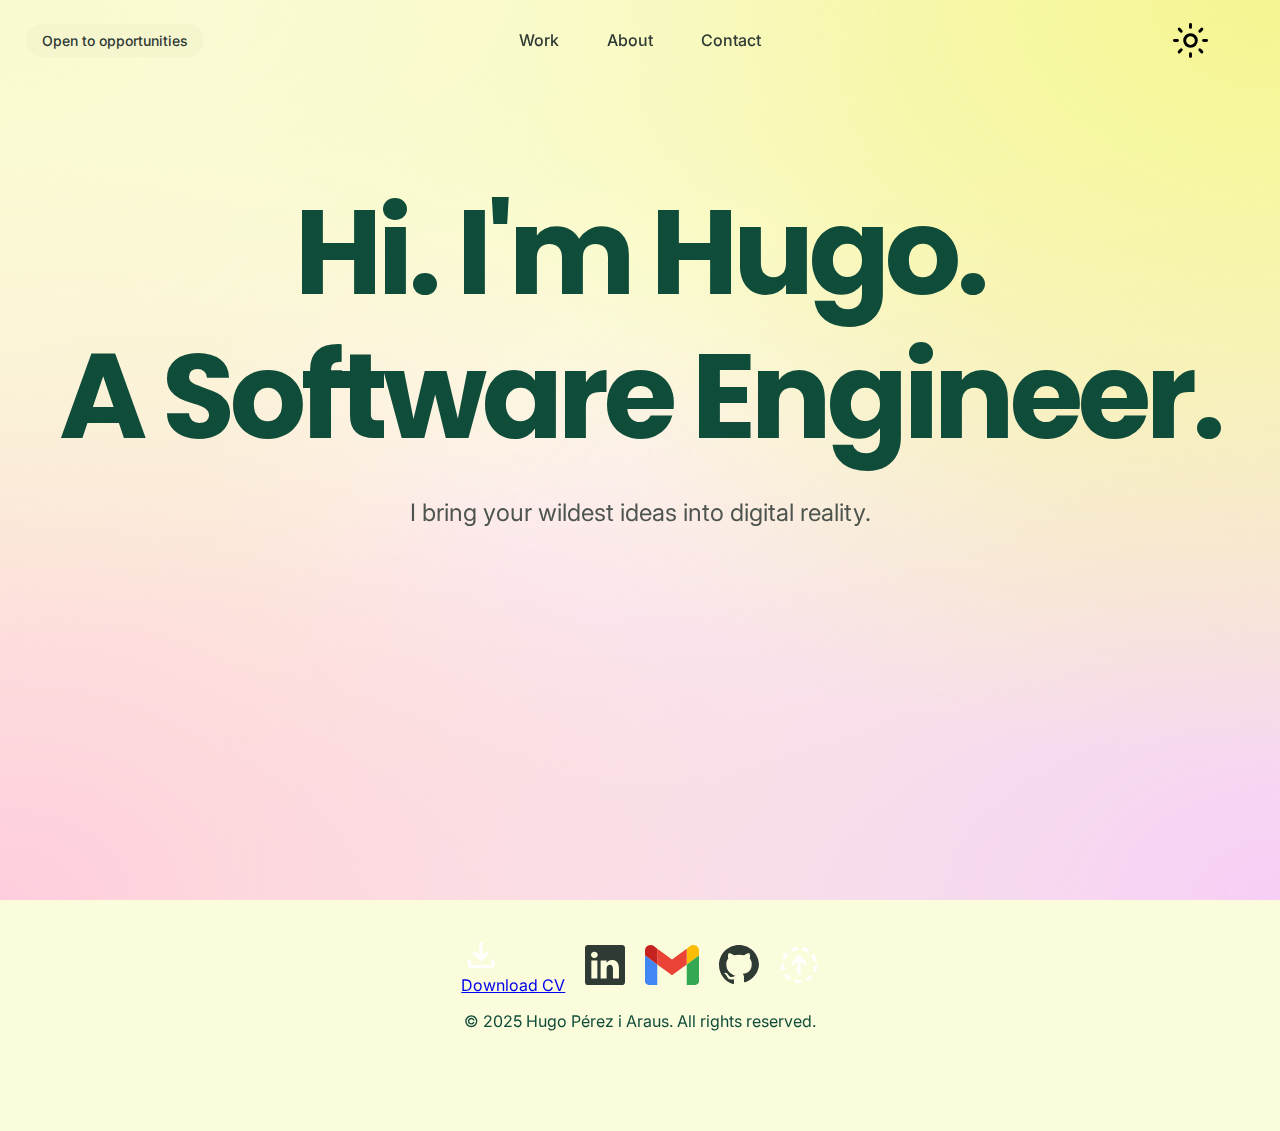
<file: index.html>
<!DOCTYPE html>
<html lang="en">
  <head>
    <meta charset="UTF-8" />
    <meta name="viewport" content="width=device-width, initial-scale=1.0" />
    <link rel="stylesheet" href="css/global.css" />
    <link rel="stylesheet" href="css/work.css" />
    <link rel="stylesheet" href="css/about.css" />
    <title>Hugo Pérez • Software Engineer</title>
  </head>
  <body>
    <script src="js/theme-init.js"></script>
    <div id="site-header"></div>
    <div id="content"></div>
    <div id="site-footer"></div>

    <script src="js/global.js"></script>
    <script src="js/components.js"></script>
    <script src="js/router.js"></script>
  </body>
</html>
</file>
<file: css/global.css>
@import url("https://fonts.googleapis.com/css2?family=Inter:wght@300;400;500;600&display=swap");
@import url("https://fonts.googleapis.com/css2?family=Poppins:wght@600;700;800;900&display=swap");

:root {
  --bg-color: #fbfcdb;
  --text-color: #2f3a35;
  --heading-color: #0f4c3a;
  --nav-bg-scrolled: rgba(255, 255, 255, 0.15);
  --nav-shadow-scrolled: rgba(0, 0, 0, 0.12);
  --indicator-bg: rgba(255, 255, 255, 0.45);
  --toggle-color: #2f3a35;
}

body.dark-mode {
  --bg-color: #2c4a42;
  --text-color: #dfe7e4;
  --heading-color: #ffffff;
  --nav-bg-scrolled: rgba(0, 0, 0, 0.25);
  --indicator-bg: rgba(255, 255, 255, 0.08);
  --toggle-color: #dfe7e4;
}

.hero {
  text-align: center;
  padding-top: 180px;
  padding-bottom: 180px;
}

.hero h1 {
  font-family: "Poppins", sans-serif;
  color: var(--heading-color);
  font-size: 120px;
  font-weight: 700;
  margin: 0;
  line-height: 1.2;
  letter-spacing: -5px;
  transition: color 0.4s ease;
}

.hero .subtitle {
  margin-top: 30px;
  font-size: 24px;
  opacity: 0.85;
  max-width: 520px;
  margin-left: auto;
  margin-right: auto;
}

body {
  font-family: "Inter", sans-serif;
  margin: 0;
  min-height: 100vh;
  background-color: var(--bg-color);
  color: var(--text-color);
  opacity: 0;
  transition: background-color 0.3s ease, color 0.3s ease,
    opacity 0.3s ease-in-out;
}

body.loaded {
  opacity: 1;
}

@view-transition {
  navigation: auto;
}

body::before {
  content: "";
  position: fixed;
  top: 0;
  left: 0;
  width: 100%;
  height: 100%;
  z-index: -1;
  background-image: radial-gradient(
      at 0% 0%,
      hsla(60, 80%, 90%, 1) 0px,
      transparent 50%
    ),
    radial-gradient(at 100% 0%, rgb(245, 245, 145) 0px, transparent 60%),
    radial-gradient(at 100% 100%, rgb(246, 206, 246) 0px, transparent 60%),
    radial-gradient(at 0% 100%, rgb(254, 205, 221) 0px, transparent 60%),
    radial-gradient(at 50% 50%, #ffffff 0px, transparent 50%);
  transition: opacity 0.3s ease;
}

body.dark-mode::before {
  opacity: 0.15;
  filter: grayscale(0.4);
}

.header-container {
  justify-content: center;
  position: fixed;
  top: 20px;
  left: 0;
  width: 100%;
  display: flex;
  align-items: center;
  z-index: 999;
  pointer-events: none;
}

.nav-wrapper {
  border-radius: 999px;
  transition: background 0.3s ease, backdrop-filter 0.3s ease,
    box-shadow 0.3s ease, padding 0.3s ease;
  padding: 0;
  pointer-events: auto;
}

.nav-wrapper.scrolled {
  background: var(--nav-bg-scrolled);
  backdrop-filter: blur(20px);
  box-shadow: 0 8px 35px var(--nav-shadow-scrolled);
  padding: 8px 12px;
}

.nav {
  position: relative;
  display: flex;
  justify-content: center;
  gap: 8px;
}

.nav a {
  position: relative;
  padding: 10px 20px;
  border-radius: 999px;
  z-index: 2;
  text-decoration: none;
  color: var(--text-color);
  font-weight: 500;
  transition: color 0.4s ease;
}

.nav-indicator {
  position: absolute;
  bottom: 0;
  left: 0;
  height: 100%;
  background: var(--indicator-bg);
  backdrop-filter: blur(6px);
  border-radius: 999px;
  transition: all 0.55s cubic-bezier(0.25, 1, 0.5, 1);
  z-index: 1;
}

#theme-toggle {
  background: none;
  border: none;
  cursor: pointer;
  padding: 8px;
  border-radius: 50%;
  color: var(--toggle-color);
  display: flex;
  align-items: center;
  justify-content: center;
  transition: color 0.4s ease, transform 0.6s ease;
  position: absolute;
  right: 5%;
  pointer-events: auto;
}

#theme-toggle:hover {
  background: rgba(0, 0, 0, 0.05);
}

body.dark-mode #theme-toggle:hover {
  background: rgba(255, 255, 255, 0.1);
}

.sun-icon,
.moon-icon {
  transition: transform 0.4s ease, opacity 0.4s ease;
}

#opportunities-button {
  position: absolute;
  left: 2%;
  text-decoration: none;
  color: var(--toggle-color);
  font-weight: 500;
  font-size: 14px;
  padding: 8px 16px;
  border-radius: 999px;
  transition: color 0.4s ease, background-color 0.4s ease;
  pointer-events: auto;
  display: flex;
  align-items: center;
  gap: 8px;
  background: rgb(246, 246, 206);
}

#opportunities-button:hover {
  background: rgba(135, 250, 143, 0.885);
}

body.dark-mode #opportunities-button {
  background: rgba(255, 255, 255, 0.1);
}

body.dark-mode #opportunities-button:hover {
  background: rgba(135, 250, 143, 0.885);
}

.footer {
  text-align: center;
  padding-top: 180px;
  color: var(--heading-color);
  margin-bottom: 100px;
  transition: color 0.4s ease;
}

.footer-content {
  display: flex;
  justify-content: center;
  align-items: center;
  gap: 20px;
  gap: 20px;
  margin-top: 24px;
  position: relative;
}

.footer-content img {
  height: 40px;
  width: auto;
  display: block;
}

.footer-content img:hover {
  transform: scale(1.1);
}

.footer-content svg {
  height: 40px;
  width: auto;
  display: block;
  transition: transform 0.4s ease;
}

.footer-content svg:hover {
  transform: scale(1.1);
}

.linkedin path,
.github path {
  fill: var(--text-color);
}

.dark-mode .linkedin path,
.dark-mode .github path {
  fill: var(--text-color);
}

@media (max-width: 768px) {
  .hero {
    padding-top: 140px;
    padding-bottom: 140px;
  }

  .hero h1 {
    font-size: 70px;
    letter-spacing: -3px;
  }

  .hero .subtitle {
    font-size: 20px;
    max-width: 90%;
    padding: 0 20px;
  }

  .nav a {
    padding: 8px 16px;
    font-size: 14px;
  }

  #theme-toggle {
    right: 20px;
  }
}

@media (max-width: 480px) {
  .hero {
    padding-top: 120px;
    padding-bottom: 100px;
  }

  .hero h1 {
    font-size: 48px;
    letter-spacing: -2px;
  }

  .hero .subtitle {
    font-size: 18px;
    margin-top: 20px;
  }

  .nav-wrapper {
    width: 90%;
    max-width: 350px;
  }

  .nav {
    width: 100%;
    justify-content: space-between;
  }

  .nav a {
    padding: 8px 12px;
    flex: 1;
    text-align: center;
  }

  #theme-toggle {
    top: 24px;
    right: 15px;
    padding: 6px;
  }

  .header-container {
    flex-direction: column;
    gap: 10px;
  }

  #theme-toggle {
    position: absolute;
  }

  #opportunities-button {
    position: absolute;
    top: 24px;
    left: 15px;
    padding: 6px 12px;
    font-size: 12px;
  }
}

.preload,
.preload * {
  transition: none !important;
}
</file>
<file: css/work.css>
/* Styles are now handled in global.css to ensure consistency and responsiveness */
</file>
<file: css/about.css>
@media (max-width: 768px) {
  .about-container {
    padding: 140px 20px 80px;
  }

  .about-container h1 {
    font-size: 48px;
    margin-bottom: 30px;
    letter-spacing: -3px;
  }

  .about-text {
    font-size: 20px;
  }
}

@media (max-width: 480px) {
  .about-container {
    padding: 120px 20px 60px;
  }

  .about-container h1 {
    font-size: 36px;
    letter-spacing: -2px;
  }

  .about-text {
    font-size: 18px;
  }
}
</file>
